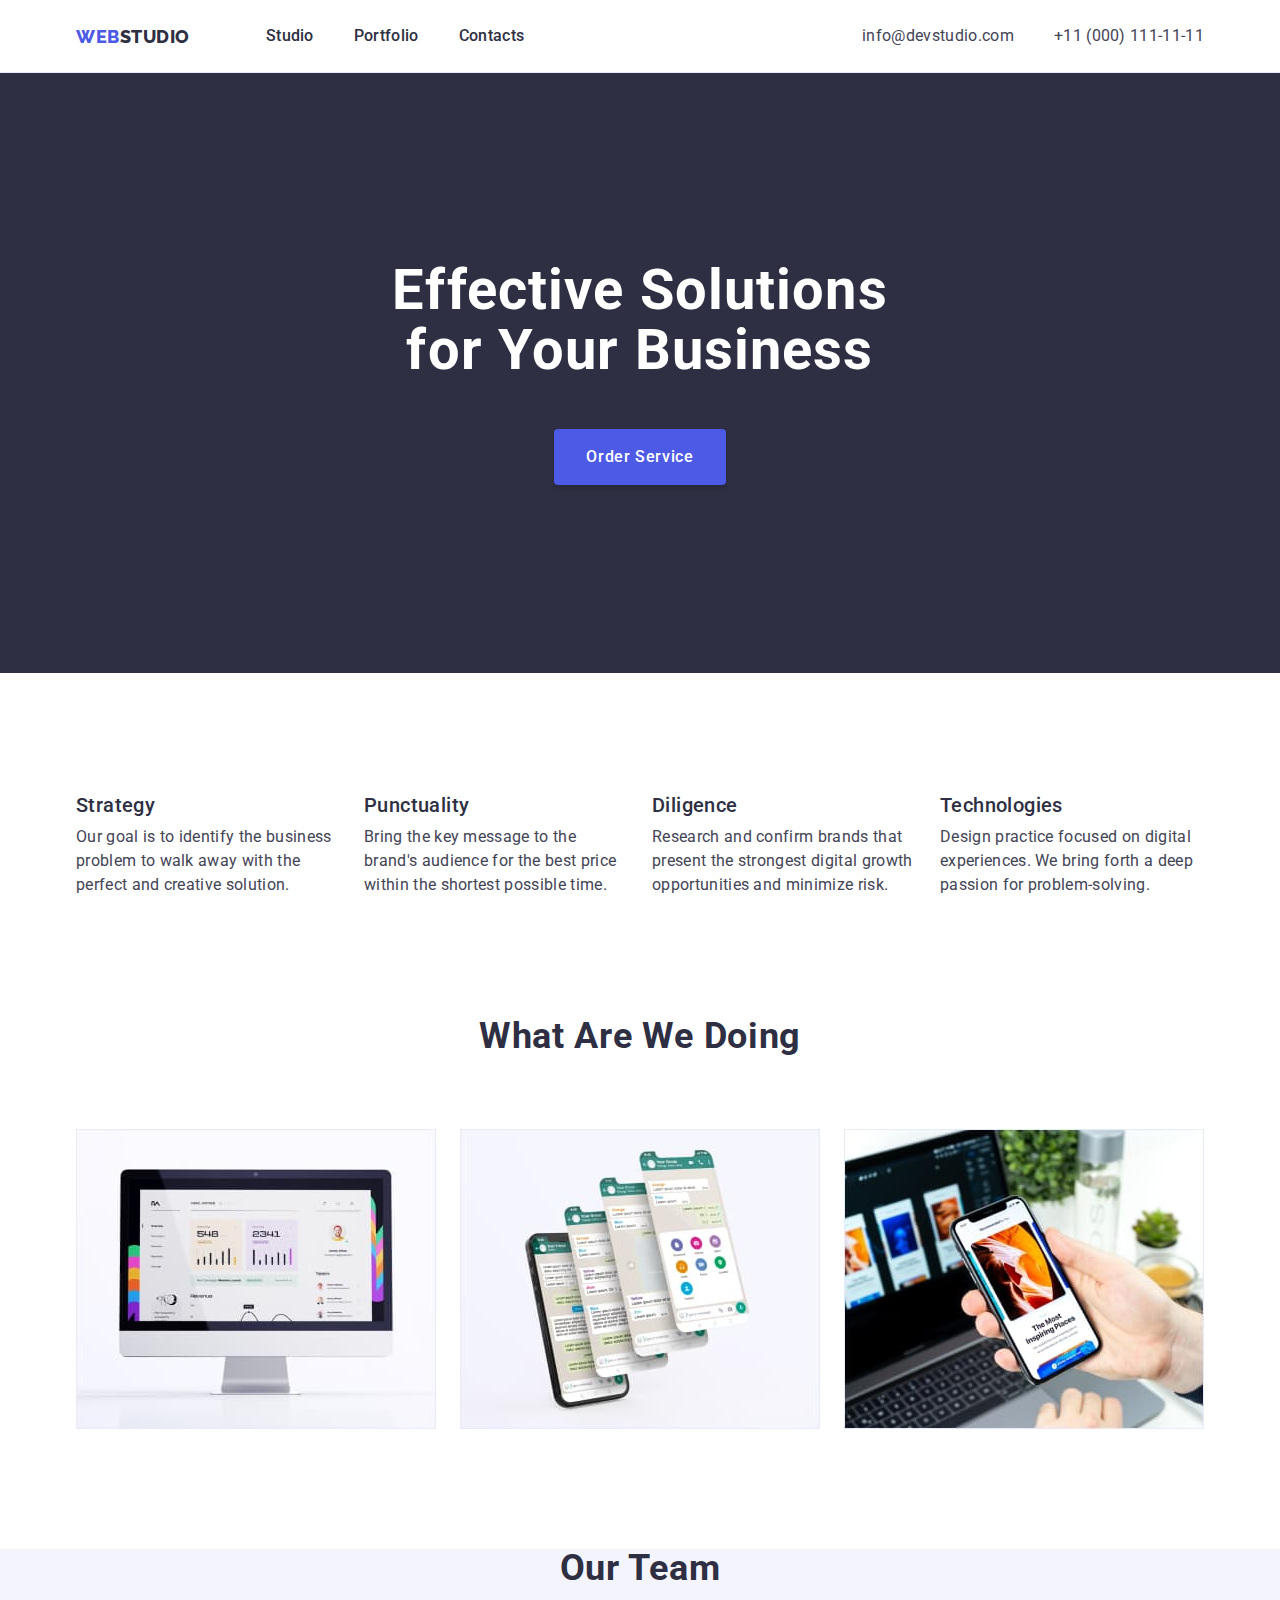
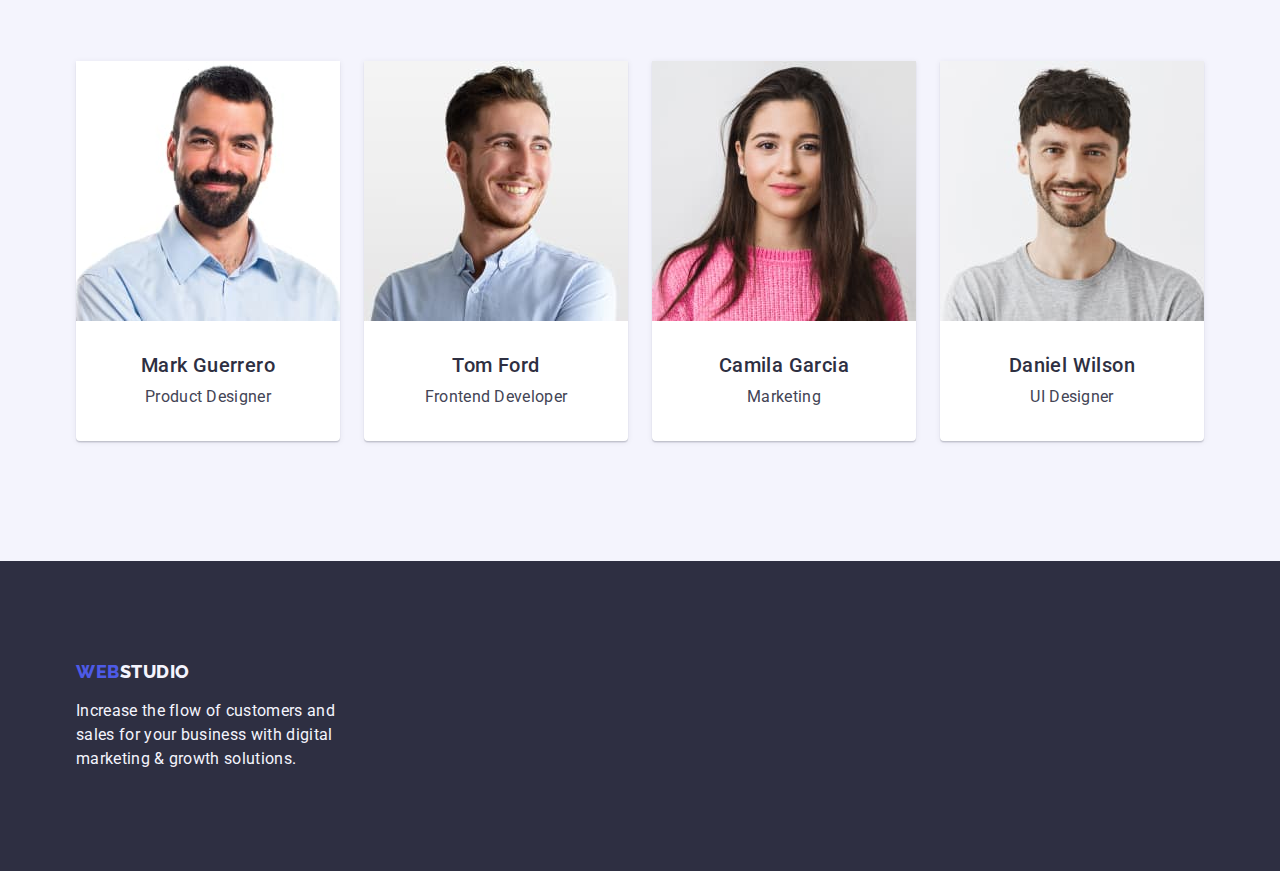
<file: index.html>
<!DOCTYPE html>
<html lang="en">
  <head>
    <meta charset="UTF-8" />
    <meta http-equiv="X-UA-Compatible" content="IE=edge" />
    <meta name="viewport" content="width=device-width, initial-scale=1.0" />
    <title>Document</title>
    <link rel="preconnect" href="https://fonts.googleapis.com" />
    <link rel="preconnect" href="https://fonts.gstatic.com" crossorigin />
    <link
      href="https://fonts.googleapis.com/css2?family=Roboto:wght@300;400;500;700;900&display=swap"
      rel="stylesheet"
    />
    <link
      href="https://fonts.googleapis.com/css2?family=Raleway:wght@400;500;700;800;900&display=swap"
      rel="stylesheet"
    />
    <link
      rel="stylesheet"
      href="https://cdnjs.cloudflare.com/ajax/libs/modern-normalize/1.1.0/modern-normalize.min.css



"
    />
    <link rel="stylesheet" href="./css/styles.css" />
  </head>
  <body>
    <header class="header">
      <div class="container flex-header">
        
          <nav class="header-navigation">
            <a class="header-logo logo link" href="./index.html"
              >Web<span class="web">Studio</span></a
            >
            <ul class="header-list list link">
              <li class="header-item">
                <a class="header-link link" href="./index.html">Studio</a>
              </li>
              <li class="header-item">
                <a class="header-link link" href="./portfolio.html">Portfolio</a>
              </li>
              <li class="header-item">
                <a class="header-link link" href="">Contacts</a>
              </li>
            </ul>
          </nav>
          <address class="address">
            <ul class="address-list list">
              <li class="address-item">
                <a class="address-link link" href="mailto:info@devstudio.com"
                  >info@devstudio.com</a
                >
              </li>
              <li class="address-item">
                <a class="address-link link" href="tel:+110001111111"
                  >+11 (000) 111-11-11</a
                >
              </li>
            </ul>
          </address>
        
      </div>
    </header>
    <!------------------------------------ main -->
    <main class="main">
      <section class="main-section section ">
       <div class="container">
          
            <h1 class="main-heading">Effective Solutions for Your Business</h1>
            <button class="main-btn" type="button">Order Service</button>
    
       </div>
      </section>
      <section class="features section">
        <div class="container">
          <h2 class="visually-hidden" >Features</h2>
          <ul class="features-list list">
            <li class="features-item">
              <h3 class="list-title">Strategy</h3>
              <p class="list-text">
                Our goal is to identify the business problem to walk away with the
                perfect and creative solution.
              </p>
            </li>
            <li class="features-item">
              <h3 class="list-title">Punctuality</h3>
              <p class="list-text">
                Bring the key message to the brand's audience for the best price
                within the shortest possible time.
              </p>
            </li>
            <li class="features-item">
              <h3 class="list-title">Diligence</h3>
              <p class="list-text">
                Research and confirm brands that present the strongest digital
                growth opportunities and minimize risk.
              </p>
            </li>
            <li class="features-item">
              <h3 class="list-title">Technologies</h3>
              <p class="list-text">
                Design practice focused on digital experiences. We bring forth a
                deep passion for problem-solving.
              </p>
            </li>
          </ul>
        </div class="container">
      </section>
      <!-------------------------------- working -->
      <section class="working section">
        <div class="container">
          <h2 class="section-heading">What are we doing</h2>
          <ul class="working-list list">
            <li><img src="./images/monitor.jpg" alt="monitor" width="360" /></li>
            <li><img src="./images/screens.jpg" alt="screens" width="360" /></li>
            <li><img src="./images/phone.jpg" alt="phone" width="360" /></li>
          </ul>
        </div class="container">
      </section>
      <!-- -------------------------------TEAM -->
      <section class="team section">
        <div class="container">
          <h2 class="section-heading">Our Team</h2>
          <ul class="team-list list">
            <li class="team-item">
              <img src="./images/mark-guerrero.jpg" alt="man" width="264" />
              <div class="team-card">
                <h3 class="list-title team-title">Mark Guerrero</h3>
                <p class="list-text team-job">Product Designer</p>
              </div >
            </li>
            <li class="team-item">
              <img src="./images/tom-ford.jpg" alt="man" width="264" />
              <div class="team-card">
                <h3 class="list-title team-title">Tom Ford</h3>
                <p class="list-text team-job">Frontend Developer</p>
              </div >
            </li>
            <li class="team-item">
              <img src="./images/camila-garcia.jpg" alt="woman" width="264" />
              <div class="team-card">
                <h3 class="list-title team-title">Camila Garcia</h3>
                <p class="list-text team-job">Marketing</p>
              </div >
            </li>
            <li class="team-item">
              <img src="./images/daniel-wilson.jpg" alt="man" width="264" />
              <div class="team-card">
                <h3 class="list-title team-title">Daniel Wilson</h3>
                <p class="list-text team-job">UI Designer</p>
              </div >
            </li>
          </ul>
        </div class="container">
      </section>
    </main>
    <footer class="footer">
      <div class="container">
        <div class="footer-wrap">
          <a class="header-logo logo link footer-logo" href="./index.html"
            >Web<span class="footer-web">Studio</span></a
          >
          <p class="footer-text">
            Increase the flow of customers and sales for your business with
            digital marketing & growth solutions.
          </p>
        </div >
      </div>
    </footer>
  </body>
</html>
</file>
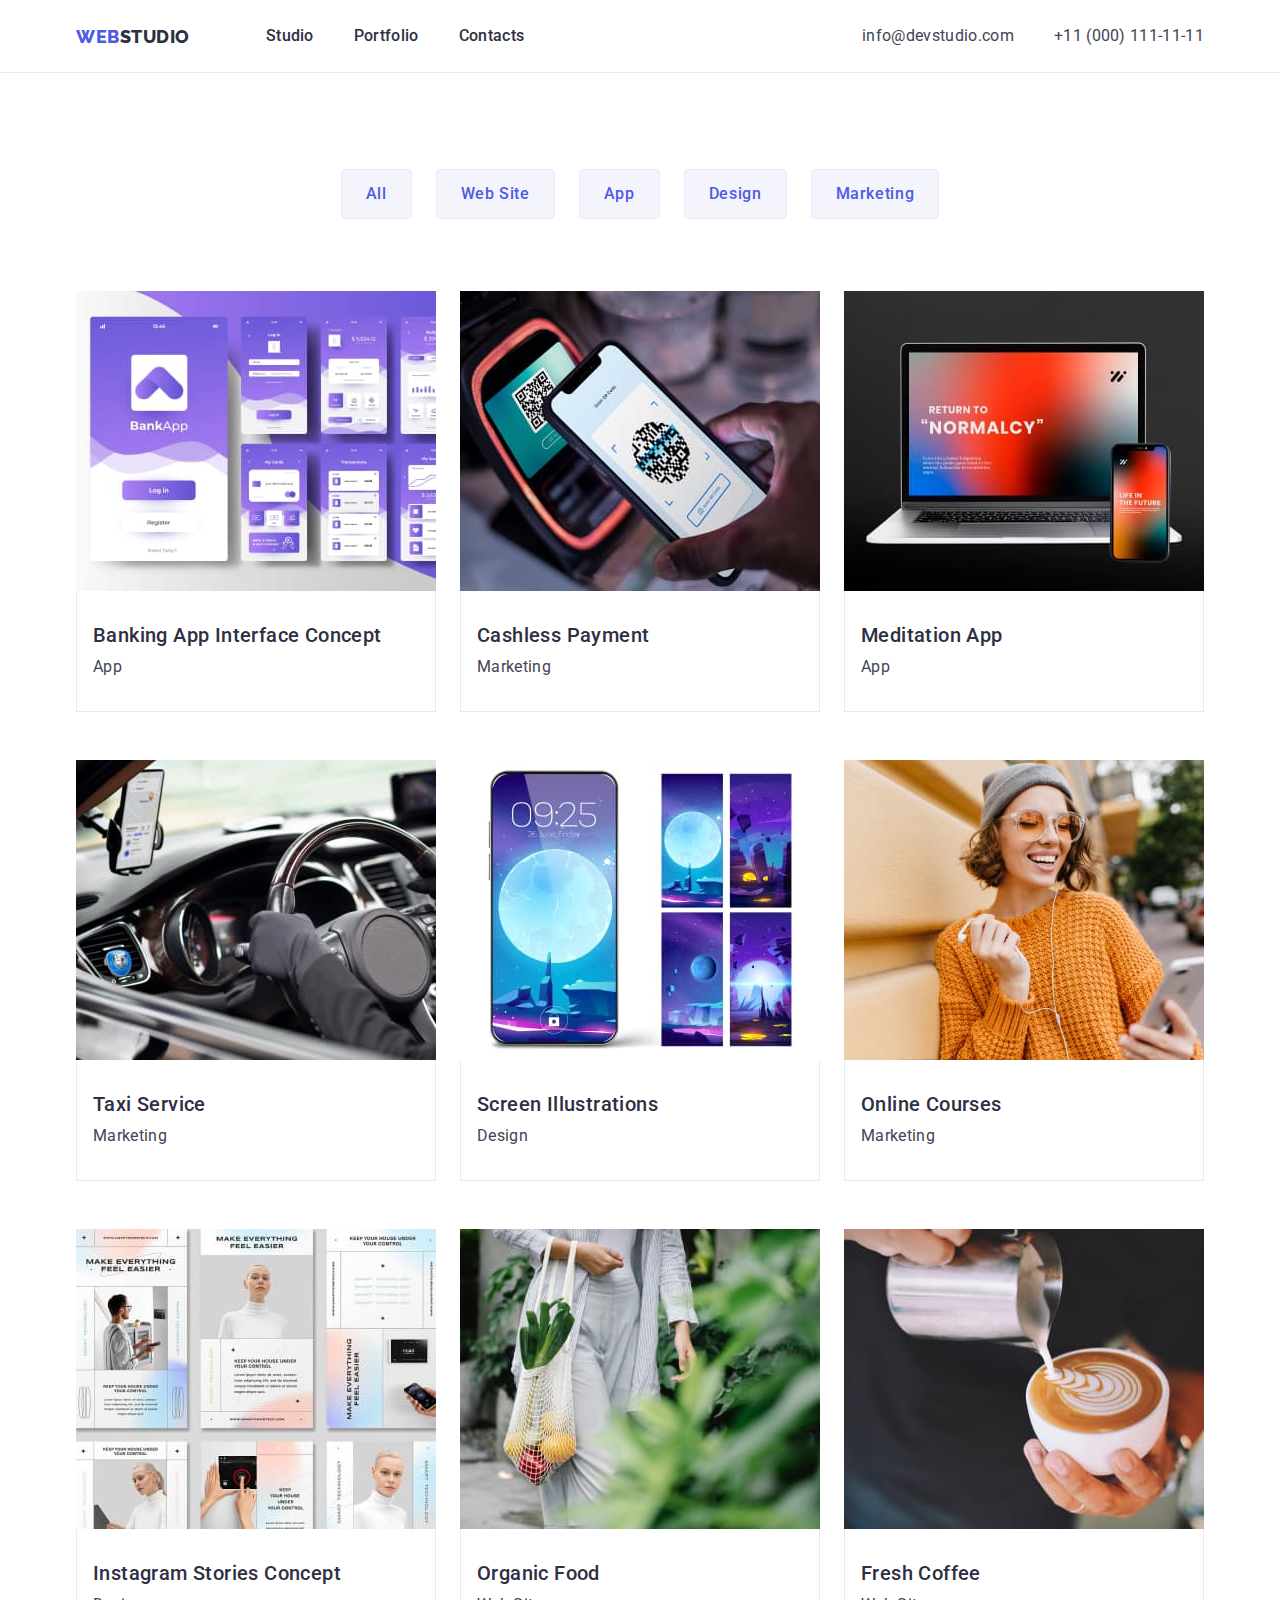
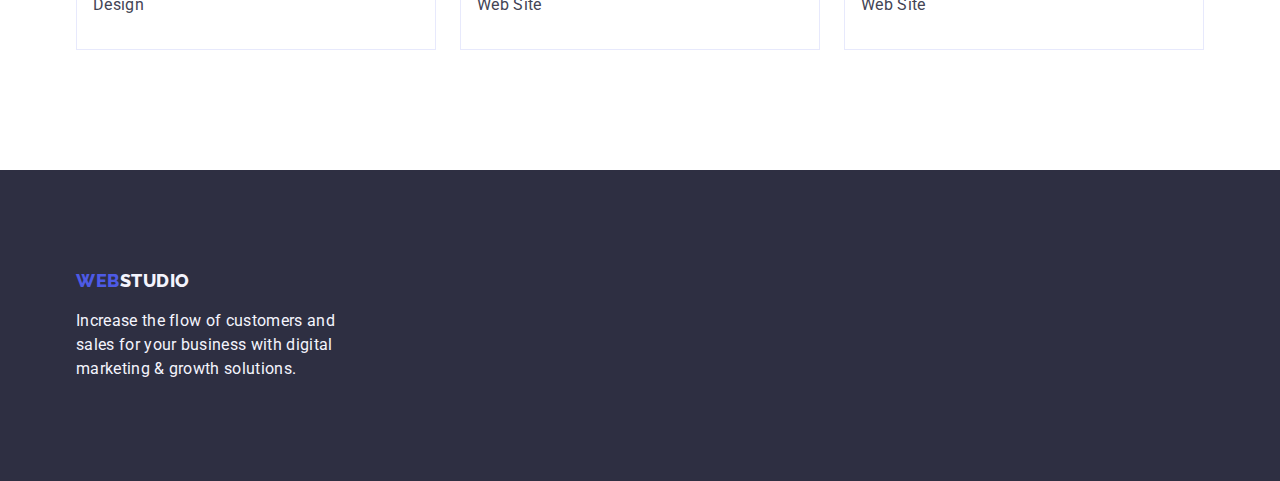
<file: portfolio.html>
<!DOCTYPE html>
<html lang="en">
  <head>
    <meta charset="UTF-8" />
    <meta http-equiv="X-UA-Compatible" content="IE=edge" />
    <meta name="viewport" content="width=device-width, initial-scale=1.0" />
    <title>Document</title>
    <link rel="preconnect" href="https://fonts.googleapis.com" />
    <link rel="preconnect" href="https://fonts.gstatic.com" crossorigin />
    <link
      href="https://fonts.googleapis.com/css2?family=Roboto:wght@300;400;500;700;900&display=swap"
      rel="stylesheet"
    />
    <link
      href="https://fonts.googleapis.com/css2?family=Raleway:wght@400;500;700;800;900&display=swap"
      rel="stylesheet"
    />
    <link
      rel="stylesheet"
      href="https://cdnjs.cloudflare.com/ajax/libs/modern-normalize/1.1.0/modern-normalize.min.css



"
    />
    <link rel="stylesheet" href="./css/styles.css" />
  </head>
  <body>
    <header class="header">
      <div class="container flex-header">
        
          <nav class="header-navigation">
            <a class="header-logo logo link" href="./index.html"
              >Web<span class="web">Studio</span></a
            >
            <ul class="header-list list link">
              <li class="header-item">
                <a class="header-link link" href="./index.html">Studio</a>
              </li>
              <li class="header-item">
                <a class="header-link link" href="./portfolio.html">Portfolio</a>
              </li>
              <li class="header-item">
                <a class="header-link link" href="">Contacts</a>
              </li>
            </ul>
          </nav>
          <address class="address">
            <ul class="address-list list">
              <li class="address-item">
                <a class="address-link link" href="mailto:info@devstudio.com"
                  >info@devstudio.com</a
                >
              </li>
              <li class="address-item">
                <a class="address-link link" href="tel:+110001111111"
                  >+11 (000) 111-11-11</a
                >
              </li>
            </ul>
          </address>
        
      </div>
    </header>
    <main class="main">
      <!-- portfolio -->
      <section class="portfolio section portfolio-section">
        <div class="container">
          <h1 class="visually-hidden">Portfolio</h1>
          <!-- filter -->
  
          <ul class="filter list">
            <li class="filter-item">
              <button class="filter-btn" type="button">All</button>
            </li>
            <li class="filter-item">
              <button class="filter-btn" type="button">Web Site</button>
            </li>
            <li class="filter-item">
              <button class="filter-btn" type="button">App</button>
            </li>
            <li class="filter-item">
              <button class="filter-btn" type="button">Design</button>
            </li>
            <li class="filter-item">
              <button class="filter-btn" type="button">Marketing</button>
            </li>
          </ul>
          <!-- services-list -->
  
          <ul class="services-list list">
            <li class="services-item">
              <a class="services-link link" href=""
                ><img
                  src="./images/bankingapp.jpg"
                  alt="banking app"
                  width="360"
                />
                <div class="card-text">
                  <h2 class="list-title">Banking App Interface Concept</h2>
                  <p class="list-text">App</p>
                </div >
                </a
              >
            </li>
            <li class="services-item">
              <a class="services-link link" href=""
                ><img src="./images/payment.jpg" alt="payment" width="360" />
                <div class="card-text">
                  <h2 class="list-title">Cashless Payment</h2>
                  <p class="list-text">Marketing</p>
                </div></a
              >
            </li>
            <li class="services-item">
              <a class="services-link link" href=""
                ><img
                  src="./images/meditation.jpg"
                  alt="meditation app"
                  width="360"
                />
                <div class="card-text">
                  <h2 class="list-title">Meditation App</h2>
                  <p class="list-text">App</p>
                </div></a
              >
            </li>
            <li class="services-item">
              <a class="services-link link" href=""
                ><img src="./images/taxi.jpg" alt="taxi" width="360" />
                <div class="card-text">
                  <h2 class="list-title">Taxi Service</h2>
                  <p class="list-text">Marketing</p>
                </div ></a
              >
            </li>
            <li class="services-item">
              <a class="services-link link" href=""
                ><img src="./images/screen.jpg" alt="screen" width="360" />
                <div class="card-text">
                  <h2 class="list-title">Screen Illustrations</h2>
                  <p class="list-text">Design</p>
                </div ></a
              >
            </li>
            <li class="services-item">
              <a class="services-link link" href=""
                ><img src="./images/wooman.jpg" alt="wooman" width="360" />
                <div class="card-text">
                  <h2 class="list-title">Online Courses</h2>
                  <p class="list-text">Marketing</p>
                </div ></a
              >
            </li>
            <li class="services-item">
              <a class="services-link link" href=""
                ><img src="./images/instagram.jpg" alt="instagram" width="360" />
                <div class="card-text">
                  <h2 class="list-title">Instagram Stories Concept</h2>
                  <p class="list-text">Design</p>
                </div ></a
              >
            </li>
            <li class="services-item">
              <a class="services-link link" href=""
                ><img src="./images/food.jpg" alt="food" width="360" />
                <div class="card-text" >
                  <h2 class="list-title">Organic Food</h2>
                  <p class="list-text">Web Site</p>
                </div ></a
              >
            </li>
            <li class="services-item">
              <a class="services-link link" href=""
                ><img src="./images/cofee.jpg" alt="cofee" width="360" />
                <div class="card-text">
                  <h2 class="list-title">Fresh Coffee</h2>
                  <p class="list-text">Web Site</p>
                </div ></a
              >
            </li>
          </ul>
        </div class="container">
      </section>
    </main>
    <footer class="footer">
      <div class="container">
        <div class="footer-wrap">
          <a class="header-logo logo link footer-logo" href="./index.html"
            >Web<span class="footer-web">Studio</span></a
          >
          <p class="footer-text">
            Increase the flow of customers and sales for your business with
            digital marketing & growth solutions.
          </p>
        </div >
      </div>
    </footer>
  </body>
</html>
</file>
<file: css/styles.css>
:root {
  /* основной белый цвет */
  --primary-white-color: #ffffff;
  /* второстепенный цвет 2 navy-blue*/
  --second-color: #2e2f42;

  /* второстепенный цвет 3 cloud*/
  --third-color: #f4f4fd;

  --logo-font: 'Raleway', sans-serif;
  /* slate */
  --primary-text-color: #434455;
  /* navy-blue */
  --second-text-color: #2e2f42;
  /* slate */
  --primary-heading-color: #2e2f42;
  --web-color: #4d5ae5;
}
/* --------------------------------------body  */

body {
  font-family: 'Roboto', sans-serif;
  background-color: var(--primary-white-color);
  color: var(--primary-text-color);
}
p,
h1,
h2,
h3,
h4,
h5,
h6 {
  margin: 0;
}

ul {
  margin: 0;
  padding: 0;
  list-style-type: none;
}

button {
  display: inline-block;
  cursor: pointer;
}
a {
  display: block;
  margin: 0;
  padding: 0;
  text-decoration: none;
}
img {
  display: block;
  max-width: 100%;
  height: auto;
}
/* ----------------------container */
.container {
  /* max-width: 1158px; */
  width: 1158px;
  /* outline: 2px solid red; */

  padding: 0 15px;
  margin: 0 auto;
}
/* ----------------------section */
.section {
  padding-top: 120px;
  padding-bottom: 120px;
}
/* ---------------------------header */
.flex-header {
  display: flex;

  /* align-content: center; */
}

.header {
  border-bottom: 1px solid #e7e9fc;
}
.header-navigation {
  display: flex;
  /* align-content: center; */
}

.header-logo {
  padding-top: 25.5px;
  padding-bottom: 25.5px;
  /* margin-left: 156px; */
  margin-right: 76px;

  color: var(--second-text-color);

  font-family: var(--logo-font);
  font-style: normal;
  font-weight: 800;
  font-size: 18px;
  line-height: 1.17;

  letter-spacing: 0.03em;
  text-transform: uppercase;
}

.web {
  color: var(--second-text-color);

  /* font-family: 'Raleway';
  font-style: normal;
  font-weight: 800;
  font-size: 18px;
  line-height: 1.17;
  align-items: center;
  letter-spacing: 0.03em;
  text-transform: uppercase; */
}

.list {
  list-style: none;
}
.link {
  text-decoration: none;
}
.link:hover {
  color: #404bbf;
}
.link:focus {
  color: #404bbf;
}

.header-list {
  display: flex;
}
.header-item:not(:last-child) {
  margin-right: 40px;
}
/* .header-list .header-item:last-child {
  margin-right: 0;
} */
.header-link {
  padding-top: 24px;
  padding-bottom: 24px;
  text-decoration: none;
  color: var(--second-text-color);
  font-family: inherit;
  font-style: normal;
  font-weight: 500;
  font-size: 16px;

  line-height: 1.5;
  letter-spacing: 0.02em;
}
.header-link:hover {
  color: #404bbf;
}
.header-link:focus {
  color: #404bbf;
}

.address {
  margin-left: auto;
  /* margin-right: 156px; */
  font-style: normal;
}
.address-list {
  display: flex;
}
.address-link {
  padding-top: 24px;
  padding-bottom: 24px;
  line-height: 1.5;
  letter-spacing: 0.02em;
  color: var(--primary-text-color);
}

.address-item:not(:last-child) {
  margin-right: 40px;
}
.address-mail,
.address-phone {
  color: var(--primary-text-color);
  text-decoration: none;
  font-style: normal;
  color: inherit;
  line-height: 1.5;
  letter-spacing: 0.02em;
}
/* ------------------------  - - --------main */

.main-section {
  text-align: center;
  padding-top: 188px;
  padding-bottom: 188px;
  background-color: var(--second-color);
}

.main-heading {
  display: inline-block;
  /* margin-left: auto;
  margin-right: auto; */
  margin-bottom: 48px;
  width: 496px;
  font-weight: 700;
  font-size: 56px;
  line-height: 1.07;
  text-align: center;
  letter-spacing: 0.02em;
  color: #ffffff;
}
.main-btn {
  padding: 16px 32px;
  margin: 0 auto;
  box-shadow: 0px 4px 4px rgba(0, 0, 0, 0.15);
  border-radius: 4px;
  font-family: inherit;
  color: #ffffff;
  background-color: #4d5ae5;
  font-weight: 500;
  font-size: 16px;
  line-height: 1.5;

  display: flex;
  align-items: center;
  letter-spacing: 0.04em;
  cursor: pointer;
  border: none;
}
.main-btn:hover {
  background-color: #404bbf;
}
.main-btn:focus {
  background-color: #404bbf;
}
/* ---------------------------------features */

.section-heading {
  font-weight: 700;
  font-size: 36px;
  line-height: 1.11;

  text-align: center;
  letter-spacing: 0.02em;
  text-transform: capitalize;
}
.features-list {
  display: flex;
  gap: 24px;
}
.features-item {
  flex-basis: calc((100% - 3 * 24px) / 4);
}
.list-title {
  margin-bottom: 8px;
  font-weight: 500;
  font-size: 20px;
  letter-spacing: 0.02em;
  color: var(--second-text-color);
  line-height: 1.2;
}
.list-text {
  line-height: 1.5;

  letter-spacing: 0.02em;
}
/* -------------------------------working */

.working.section {
  padding-top: 0;
}
.working-list {
  display: flex;
  gap: 24px;
}
/* --------------------------------team */
.team {
  background-color: var(--third-color);
}
.team.section {
  padding-top: 0;
}
.section-heading {
  margin-bottom: 72px;
  color: var(--second-text-color);
}
.team-list {
  display: flex;
  gap: 24px;
}
.team-item {
  flex-basis: calc((100-3 * 24px) / 4);
  background-color: #ffffff;
  box-shadow: 0px 1px 6px rgba(46, 47, 66, 0.08),
    0px 1px 1px rgba(46, 47, 66, 0.16), 0px 2px 1px rgba(46, 47, 66, 0.08);
  border-radius: 0px 0px 4px 4px;
}

.team-title {
  /* margin-top: 32px; */
  font-weight: 500;
  font-size: 20px;
  line-height: 1.2px;
  letter-spacing: 0.02em;
  color: var(--second-text-color);
  text-align: center;
}

.team-job {
  /* margin-bottom: 32px; */
  line-height: 1.5;

  letter-spacing: 0.02em;
  text-align: center;
}
.team-card {
  padding: 32px;
}
.team-item .list-title {
  line-height: 1.2;
}
/* ----------------------FOOTER */
.footer {
  padding: 100px 0;
  background-color: var(--second-color);
}
.footer-logo {
  padding-top: 0;
  padding-bottom: 0;
  margin-right: 0;
  margin-bottom: 17.5px;

  /* font-family: var(--logo-font);

  font-weight: 800;
  font-size: 18px;
  line-height: 1.17;

  display: flex;
  align-items: center;
  letter-spacing: 0.03em;
  text-transform: uppercase;
  color: var(--third-color); */
}
.footer-text {
  /* display: inline-block; */
  width: 264px;

  line-height: 1.5;
  letter-spacing: 0.02em;
  color: var(--third-color);
}
.footer-web {
  color: #f4f4fd;
}
.footer-wrap {
  /* padding-top: 101.5px;
  padding-bottom: 100px; */
}
/* ----------------------PORTFOLIO */
.portfolio-section {
  padding-top: 96px;
}
.filter {
  display: flex;
  gap: 24px;
  justify-content: center;
  margin-bottom: 72px;
}
.filter-btn {
  padding: 12px 24px;
  font-family: inherit;
  font-weight: 500;
  line-height: 1.5;
  font-size: 16px;
  display: flex;
  align-items: center;
  text-align: center;
  letter-spacing: 0.04em;
  color: #4d5ae5;
  background-color: var(--third-color);
  cursor: pointer;
  border: 1px solid #e7e9fc;
  border-radius: 4px;
}
.filter-btn:hover {
  color: var(--primary-white-color);
  background-color: #404bbf;
  cursor: pointer;
}
.filter-btn:focus {
  color: #ffffff;
  background-color: #404bbf;
}
.services-list {
  display: flex;
  flex-wrap: wrap;
  gap: 48px 24px;
}

.card-text {
  padding-top: 32px;
  padding-bottom: 32px;
  padding-left: 16px;
  padding-right: 16px;
  border: 1px solid #e7e9fc;
  border-top: none;
}
.services-link .list-title {
  font-family: inherit;
  font-weight: 500;
  font-size: 20px;
  line-height: 1.2;
  letter-spacing: 0.02em;
  color: var(--second-text-color);
}
.services-link .list-text {
  font-family: inherit;

  line-height: 1.5;

  letter-spacing: 0.02em;

  color: var(--primary-text-color);
}
.services-link {
  line-height: 1.5;
  letter-spacing: 0.02em;
  color: var(--primary-text-color);
}
.logo {
  font-family: 'Raleway', sans-serif;
  color: var(--web-color);
}
.link {
  text-decoration: none;
}
.link:hover {
  color: #404bbf;
}

/* ------------------visually-hidden  */
.visually-hidden {
  position: absolute;
  width: 1px;
  height: 1px;
  margin: -1px;
  border: 0;
  padding: 0;

  white-space: nowrap;
  clip-path: inset(100%);
  clip: rect(0 0 0 0);
  overflow: hidden;
}

/* background-color */
</file>
